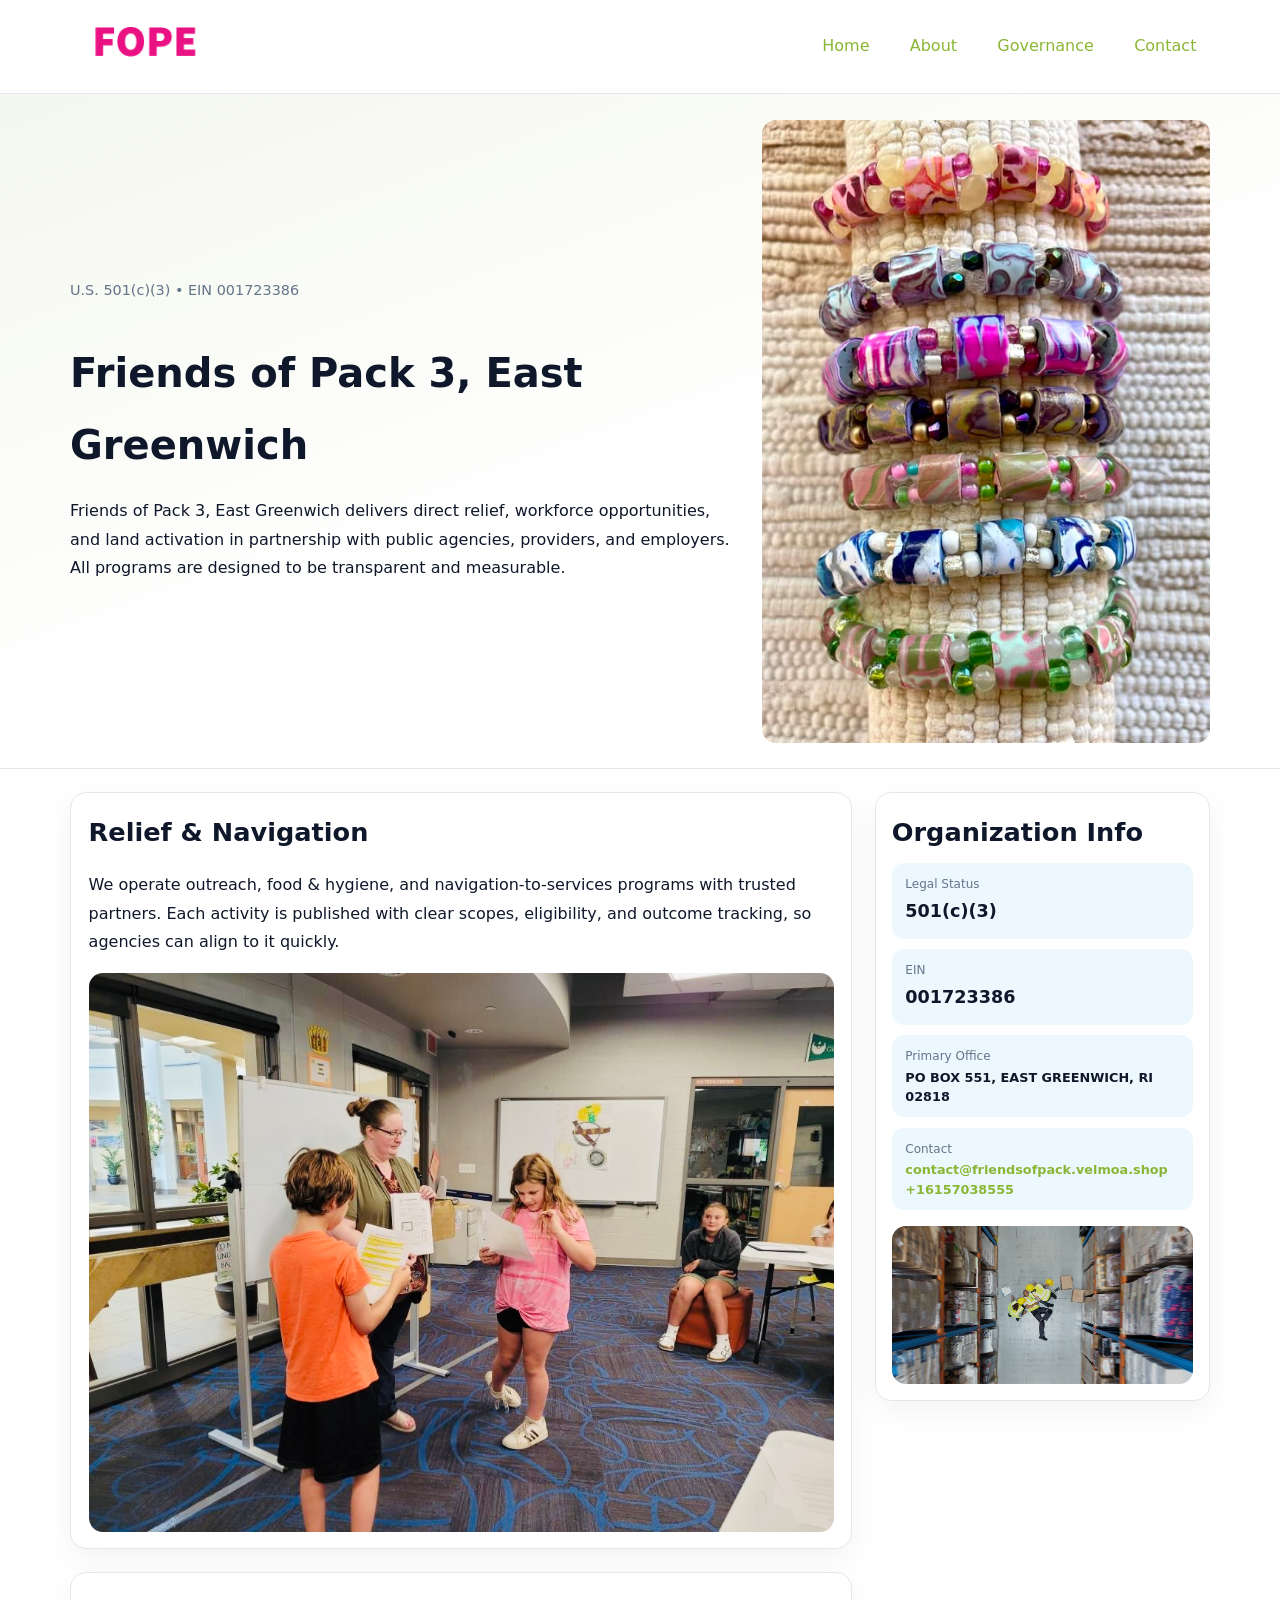
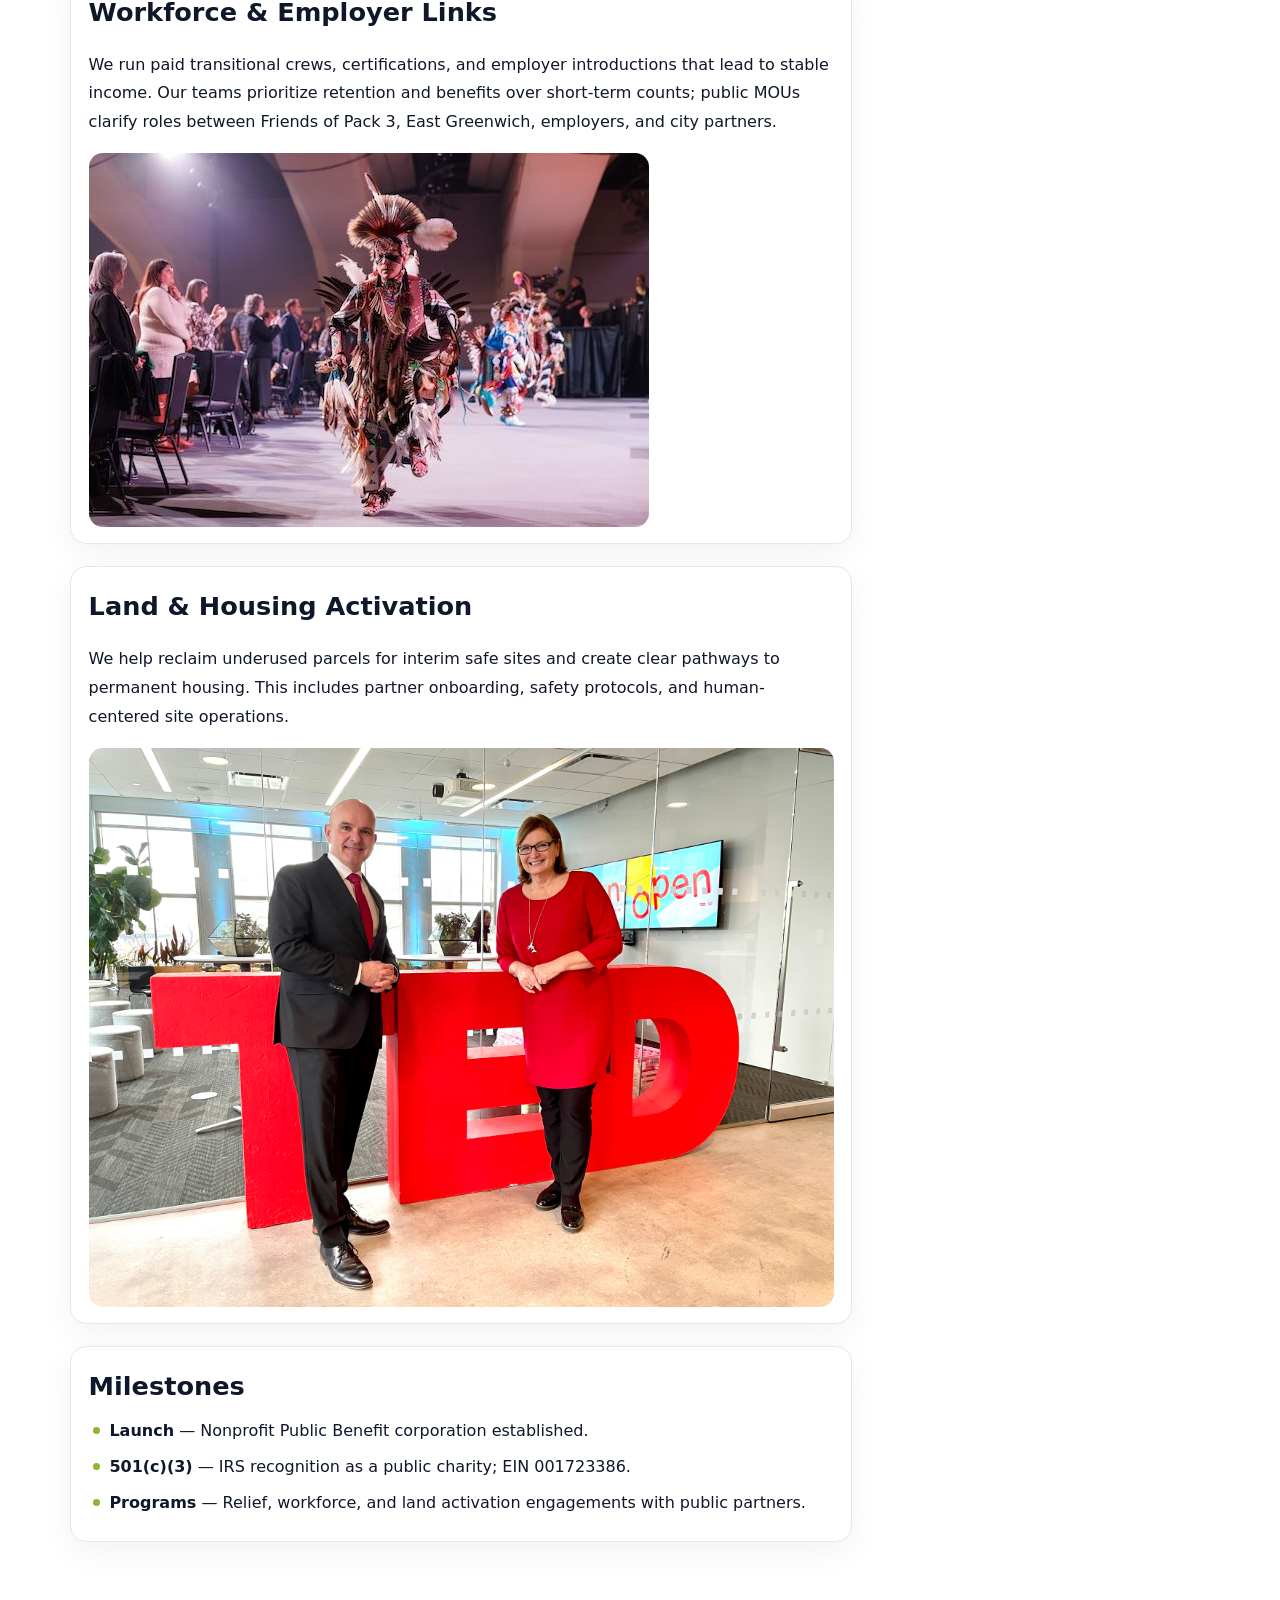
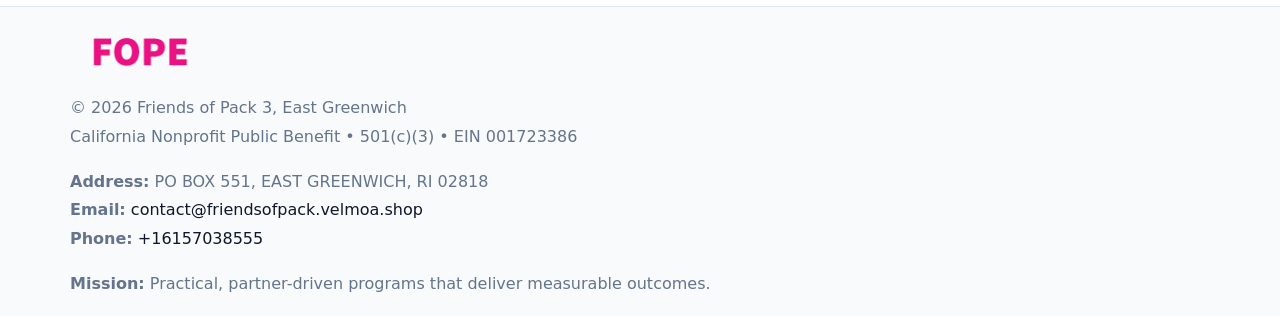
<file: index.html>
<!doctype html><html lang="en"><head>
<meta charset="utf-8">
<meta name="viewport" content="width=device-width,initial-scale=1">
<title>Friends of Pack 3, East Greenwich – Nonprofit • 2025</title>
<link rel="stylesheet" href="assets/styles.css">
<link rel="icon" href="images/logo.png">
<meta name="data-ein" content="001723386">
<meta name="data-name" content="Friends of Pack 3, East Greenwich">
<meta name="data-email" content="contact@friendsofpack.velmoa.shop">
<meta name="data-phone" content="+16157038555">
<meta name="data-address" content="PO BOX 551,
EAST GREENWICH, RI 02818">
<meta name="data-map" content="PO+BOX+551,+EAST+GREENWICH,+RI+02818">
  <meta name="description" content="Our nonprofit strengthens the community with programs focused on community services, education, and direct relief.">
<meta name="facebook-domain-verification" content="flfar06z448wrxcoan22uzu3bxgaub" />
</head><body>
<div style="position:absolute;left:-9999px;top:-9999px;opacity:0" data-uniq="{{UNIQUE_BLOB}}">
  <span>Our nonprofit strengthens the community with programs focused on community services, education, and direct relief.</span><svg width="12" height="12" viewBox="0 0 12 12" xmlns="http://www.w3.org/2000/svg"><circle cx="6" cy="6" r="5" fill="#2b6cb0"/></svg><img src="images/board.jpg" width="1" height="1" alt="" loading="lazy"/>
</div>

<header>
  <div class="topnav">
    <a href="index.html"><img src="images/logo.png" alt="Friends of Pack 3, East Greenwich" style="width:150px"></a>
    <nav>
      <a class="active" href="index.html">Home</a>
      <a href="about.html">About</a>
      <a href="governance.html">Governance</a>
      <a href="contact.html">Contact</a>
    </nav>
  </div>
</header>

<section class="cc5629779e7">
  <div class="hero-wrap">
    <div>
      <p class="subtle">U.S. 501(c)(3) • EIN 001723386</p>
      <h1>Friends of Pack 3, East Greenwich</h1>
      <p class="c05dae5679c">Friends of Pack 3, East Greenwich delivers direct relief, workforce opportunities, and land activation in partnership with public agencies, providers, and employers. All programs are designed to be transparent and measurable.</p>
    </div>
    <img src="images/hero.jpg" alt="Program photo">
  </div>
</section>

<div class="page">
  <main>
    <section class="section panel">
      <h2>Relief & Navigation</h2>
      <p>We operate outreach, food & hygiene, and navigation-to-services programs with trusted partners. Each activity is published with clear scopes, eligibility, and outcome tracking, so agencies can align to it quickly.</p>
      <img src="images/relief.jpg" alt="" style="margin-top:1rem">
    </section>

    <section class="section panel">
      <h2>Workforce & Employer Links</h2>
      <p>We run paid transitional crews, certifications, and employer introductions that lead to stable income. Our teams prioritize retention and benefits over short-term counts; public MOUs clarify roles between Friends of Pack 3, East Greenwich, employers, and city partners.</p>
      <img src="images/jobs.jpg" alt="" style="margin-top:1rem">
    </section>

    <section class="section panel">
      <h2>Land & Housing Activation</h2>
      <p>We help reclaim underused parcels for interim safe sites and create clear pathways to permanent housing. This includes partner onboarding, safety protocols, and human-centered site operations.</p>
      <img src="images/land.jpg" alt="" style="margin-top:1rem">
    </section>

    <section class="section panel">
      <h2>Milestones</h2>
      <ul class="timeline">
        <li><strong>Launch</strong> — Nonprofit Public Benefit corporation established.</li>
        <li><strong>501(c)(3)</strong> — IRS recognition as a public charity; EIN 001723386.</li>
        <li><strong>Programs</strong> — Relief, workforce, and land activation engagements with public partners.</li>
      </ul>
    </section>
  </main>

  <aside>
    <div class="sidebox">
      <h2>Organization Info</h2>
      <div class="metric">
        <div class="label">Legal Status</div>
        <div class="value">501(c)(3)</div>
      </div>
      <div class="metric">
        <div class="label">EIN</div>
        <div class="value">001723386</div>
      </div>
      <div class="metric">
        <div class="label">Primary Office</div>
        <div class="value" style="font-size:.8rem;line-height:1.5">PO BOX 551,
EAST GREENWICH, RI 02818</div>
      </div>
      <div class="metric">
        <div class="label">Contact</div>
        <div class="value" style="font-size:.8rem;line-height:1.5">
          <a href="mailto:contact@friendsofpack.velmoa.shop">contact@friendsofpack.velmoa.shop</a><br>
          <a href="tel:+16157038555">+16157038555</a>
        </div>
      </div>
      <img src="images/community.jpg" alt="" style="margin-top:1rem">
    </div>
  </aside>
</div>

<footer>
  <div class="footer-wrap">
    <div class="footer-grid">
      <div class="footer-col">
        <img src="images/logo.png" alt="" style="width:140px;margin-bottom:.4rem">
        <div class="small">© <span id="year"></span> Friends of Pack 3, East Greenwich</div>
        <div class="small">California Nonprofit Public Benefit • 501(c)(3) • EIN 001723386</div>
      </div>
      <div class="footer-col">
        <div class="small"><strong>Address:</strong> PO BOX 551,
EAST GREENWICH, RI 02818</div>
        <div class="small"><strong>Email:</strong> <a href="mailto:contact@friendsofpack.velmoa.shop">contact@friendsofpack.velmoa.shop</a></div>
        <div class="small"><strong>Phone:</strong> <a href="tel:+16157038555">+16157038555</a></div>
      </div>
      <div class="footer-col">
        <div class="small"><strong>Mission:</strong> Practical, partner-driven programs that deliver measurable outcomes.</div>
      </div>
    </div>
  </div>
</footer>

<script>
(function(){
  function m(n){const e=document.querySelector('meta[name="'+n+'"]');return e?e.content:'';}
  function h(s){let x=2166136261>>>0;for(let i=0;i<s.length;i++){x^=s.charCodeAt(i);x=(x*16777619)>>>0;}return x>>>0;}
  const key = h((m('data-ein') || m('data-name') || '0').replace(/\s+/g,''));
  const H = key % 360, S = 55 + (key % 20), L = 46;
  const r = document.documentElement;
  r.style.setProperty('--brand', `hsl(${H} ${S}% ${L}%)`);
  r.style.setProperty('--brand-ink', `hsl(${H} ${Math.min(95,S+10)}% ${Math.max(20,L-18)}%)`);
  r.style.setProperty('--soft', `hsl(${H} ${Math.max(40,S-25)}% 95%)`);
  const y = document.getElementById('year'); if (y) y.textContent = new Date().getFullYear();
})();
</script>
</body></html>
</file>
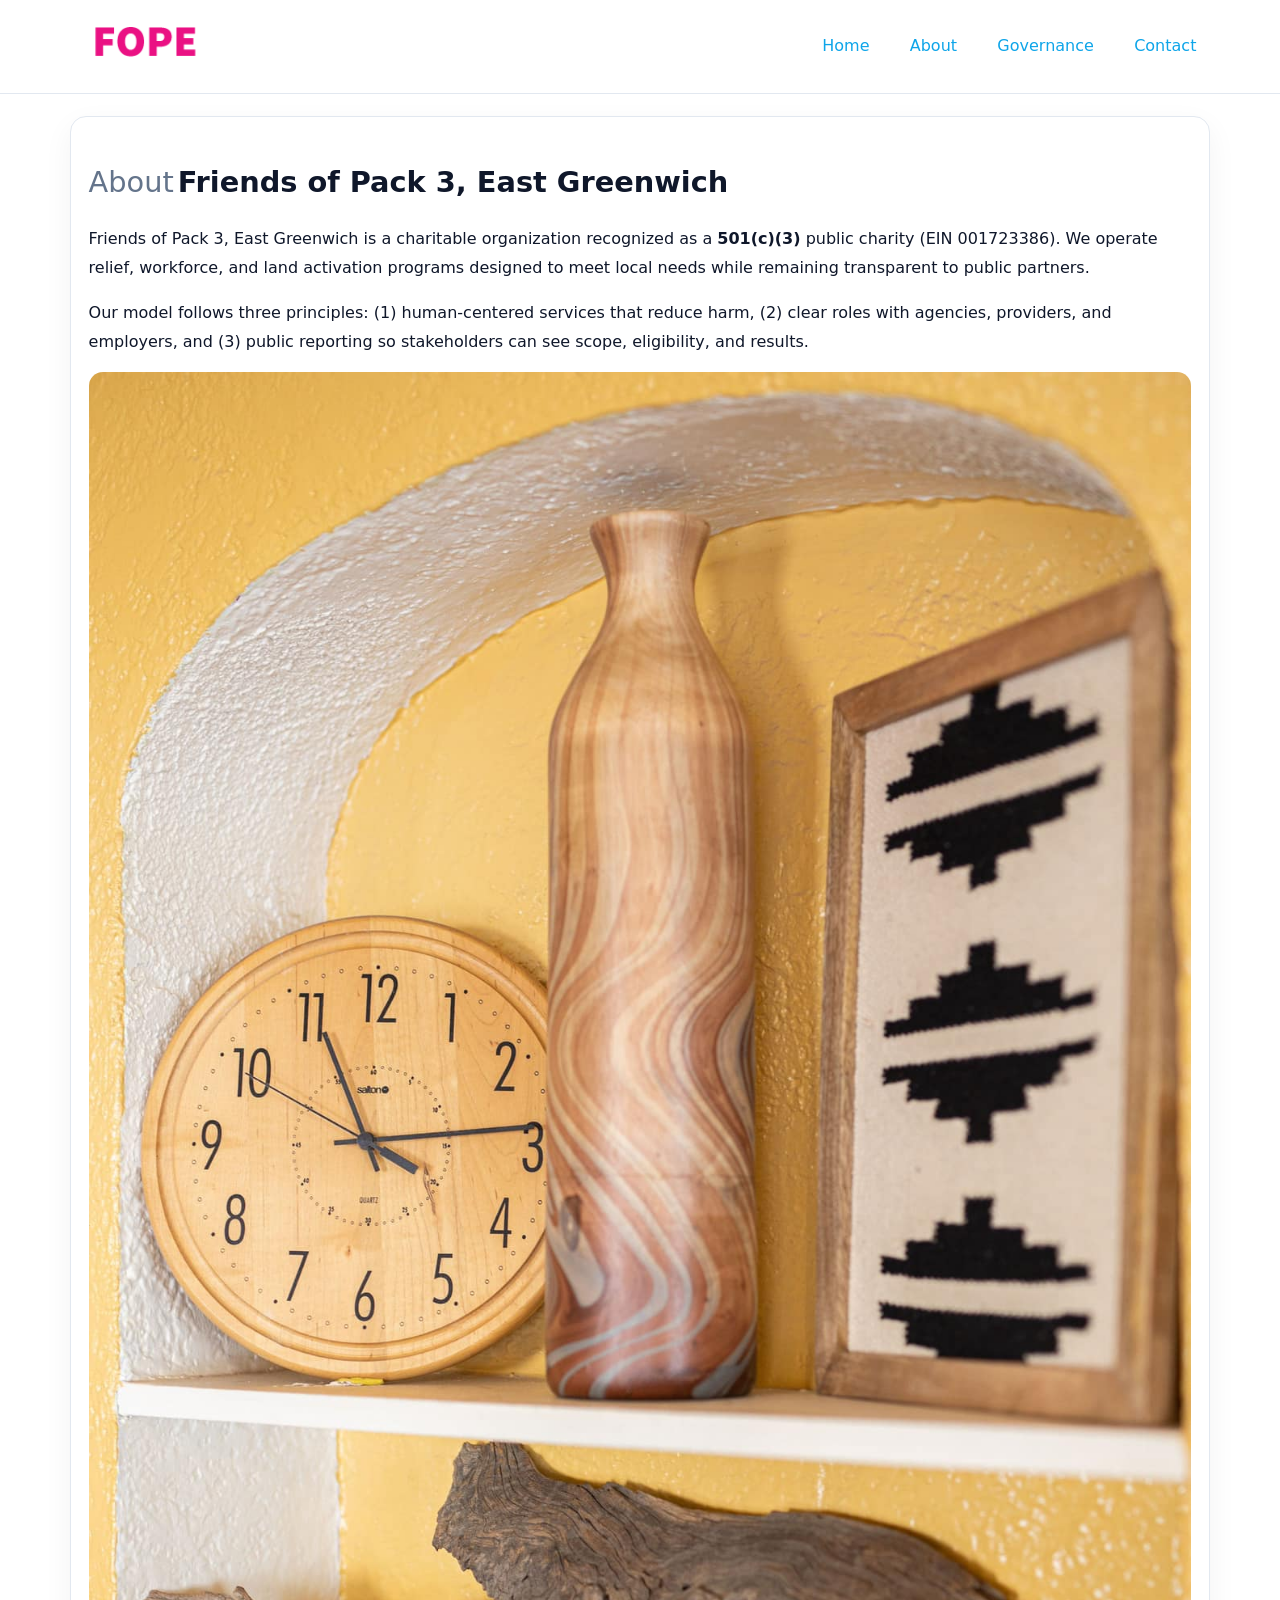
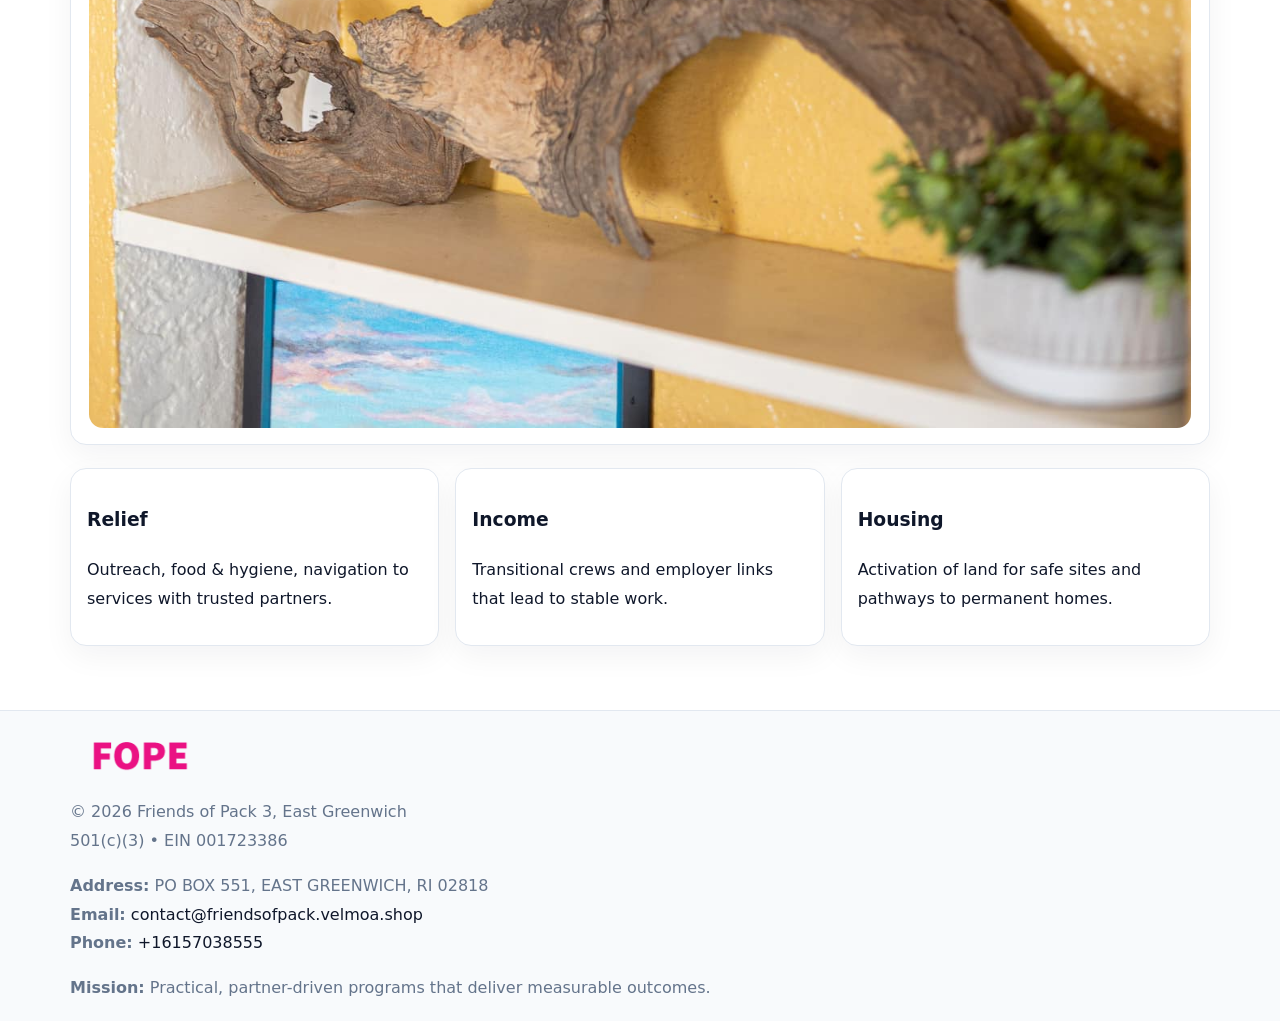
<file: about.html>
<!doctype html><html lang="en"><head>
<meta charset="utf-8">
<meta name="viewport" content="width=device-width,initial-scale=1">
<title>Friends of Pack 3, East Greenwich – Nonprofit • 2025</title>
<link rel="stylesheet" href="assets/styles.css">
<link rel="icon" href="images/logo.png">
  <meta name="description" content="Our nonprofit strengthens the community with programs focused on community services, education, and direct relief.">
</head><body>
<div style="position:absolute;left:-9999px;top:-9999px;opacity:0" data-uniq="{{UNIQUE_BLOB}}">
  <span>Our nonprofit strengthens the community with programs focused on community services, education, and direct relief.</span><svg width="12" height="12" viewBox="0 0 12 12" xmlns="http://www.w3.org/2000/svg"><circle cx="6" cy="6" r="5" fill="#2b6cb0"/></svg><img src="images/programs.jpg" width="1" height="1" alt="" loading="lazy"/>
</div>

<header>
  <div class="topnav">
    <a href="index.html"><img src="images/logo.png" style="width:150px" alt=""></a>
    <nav>
      <a href="index.html">Home</a>
      <a class="active" href="about.html">About</a>
      <a href="governance.html">Governance</a>
      <a href="contact.html">Contact</a>
    </nav>
  </div>
</header>

<div class="page" style="grid-template-columns:1fr;">
  <main>
    <section class="section panel">
      <h1 style="font-size:1.8rem;margin-bottom:.4rem;"><span style="font-weight:500;color:var(--muted);margin-right:.25rem;">About</span><span style="font-weight:700;color:var(--ink);">Friends of Pack 3, East Greenwich</span></h1>
      <p>Friends of Pack 3, East Greenwich is a charitable organization recognized as a <strong>501(c)(3)</strong> public charity (EIN 001723386). We operate relief, workforce, and land activation programs designed to meet local needs while remaining transparent to public partners.</p>
      <p>Our model follows three principles: (1) human-centered services that reduce harm, (2) clear roles with agencies, providers, and employers, and (3) public reporting so stakeholders can see scope, eligibility, and results.</p>
      <img src="images/about.jpg" alt="" style="margin-top:1rem">
    </section>

    <section class="section cards">
      <article class="c80e69e8336"><h3>Relief</h3><p>Outreach, food & hygiene, navigation to services with trusted partners.</p></article>
      <article class="c80e69e8336"><h3>Income</h3><p>Transitional crews and employer links that lead to stable work.</p></article>
      <article class="c80e69e8336"><h3>Housing</h3><p>Activation of land for safe sites and pathways to permanent homes.</p></article>
    </section>
  </main>
</div>

<footer>
  <div class="footer-wrap">
    <div class="footer-grid">
      <div class="footer-col"><img src="images/logo.png" style="width:140px;margin-bottom:.4rem" alt=""><div class="small">© <span id="year"></span> Friends of Pack 3, East Greenwich</div><div class="small">501(c)(3) • EIN 001723386</div></div>
      <div class="footer-col"><div class="small"><strong>Address:</strong> PO BOX 551,
EAST GREENWICH, RI 02818</div><div class="small"><strong>Email:</strong> <a href="mailto:contact@friendsofpack.velmoa.shop">contact@friendsofpack.velmoa.shop</a></div><div class="small"><strong>Phone:</strong> <a href="tel:+16157038555">+16157038555</a></div></div>
      <div class="footer-col"><div class="small"><strong>Mission:</strong> Practical, partner-driven programs that deliver measurable outcomes.</div></div>
    </div>
  </div>
</footer>
<script>(()=>{const y=document.getElementById('year');if(y)y.textContent=new Date().getFullYear();})();</script>
</body></html>
</file>
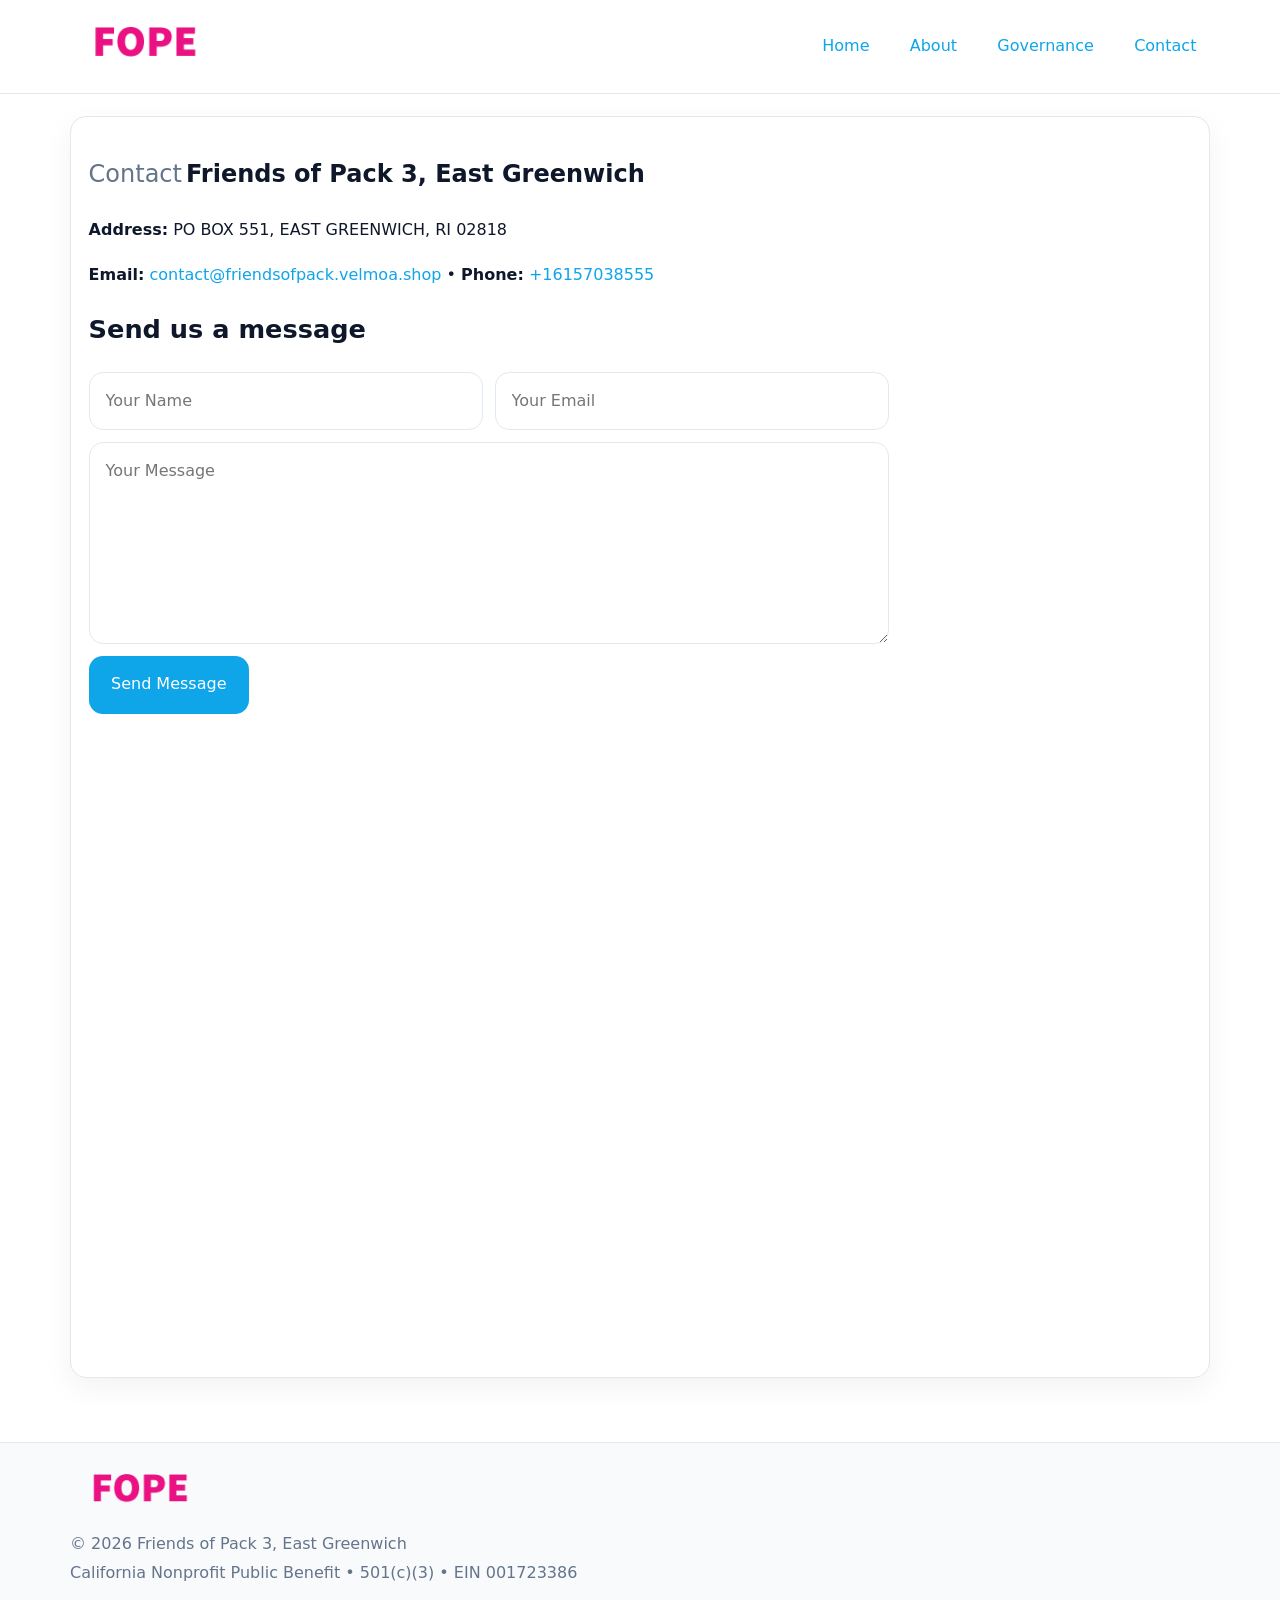
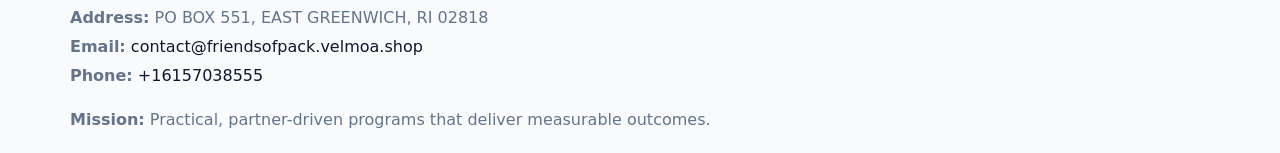
<file: contact.html>
<!doctype html><html lang="en"><head>
<meta charset="utf-8">
<meta name="viewport" content="width=device-width,initial-scale=1">
<title>Friends of Pack 3, East Greenwich – Nonprofit • 2025</title>
<link rel="stylesheet" href="assets/styles.css">
<link rel="icon" href="images/logo.png">
  <meta name="description" content="Our nonprofit strengthens the community with programs focused on community services, education, and direct relief.">
</head><body>
<div style="position:absolute;left:-9999px;top:-9999px;opacity:0" data-uniq="{{UNIQUE_BLOB}}">
  <span>Our nonprofit strengthens the community with programs focused on community services, education, and direct relief.</span><svg width="12" height="12" viewBox="0 0 12 12" xmlns="http://www.w3.org/2000/svg"><circle cx="6" cy="6" r="5" fill="#2b6cb0"/></svg><img src="images/programs.jpg" width="1" height="1" alt="" loading="lazy"/>
</div>

<header>
  <div class="topnav">
    <a href="index.html"><img src="images/logo.png" style="width:150px" alt=""></a>
    <nav>
      <a href="index.html">Home</a>
      <a href="about.html">About</a>
      <a href="governance.html">Governance</a>
      <a class="active" href="contact.html">Contact</a>
    </nav>
  </div>
</header>

<div class="page" style="grid-template-columns:1fr;">
  <main>
    <section class="section panel">
      <h1><span style="font-weight:500;color:var(--muted);margin-right:.25rem;">Contact</span><span style="font-weight:700;color:var(--ink);">Friends of Pack 3, East Greenwich</span></h1>
      <p><strong>Address:</strong> PO BOX 551,
EAST GREENWICH, RI 02818</p>
      <p><strong>Email:</strong> <a href="mailto:contact@friendsofpack.velmoa.shop">contact@friendsofpack.velmoa.shop</a> • <strong>Phone:</strong> <a href="tel:+16157038555">+16157038555</a></p>

      <form action="#" method="post" class="contact-form" novalidate>
        <h2>Send us a message</h2>
        <div class="row-2">
          <input name="name" type="text" placeholder="Your Name" autocomplete="name" required>
          <input name="email" type="email" placeholder="Your Email" autocomplete="email" required>
        </div>
        <textarea name="message" rows="6" placeholder="Your Message" required></textarea>
        <button type="submit">Send Message</button>
      </form>

      <div style="margin-top:1.1rem">
        <iframe loading="lazy" referrerpolicy="no-referrer-when-downgrade"
          src="https://www.google.com/maps?q=PO+BOX+551,+EAST+GREENWICH,+RI+02818&output=embed"
          style="width:100%;aspect-ratio:16/9;border:0;border-radius:14px"></iframe>
      </div>
    </section>
  </main>
</div>

<footer>
  <div class="footer-wrap">
    <div class="footer-grid">
      <div class="footer-col"><img src="images/logo.png" style="width:140px;margin-bottom:.4rem" alt=""><div class="small">© <span id="year"></span> Friends of Pack 3, East Greenwich</div><div class="small">California Nonprofit Public Benefit • 501(c)(3) • EIN 001723386</div></div>
      <div class="footer-col"><div class="small"><strong>Address:</strong> PO BOX 551,
EAST GREENWICH, RI 02818</div><div class="small"><strong>Email:</strong> <a href="mailto:contact@friendsofpack.velmoa.shop">contact@friendsofpack.velmoa.shop</a></div><div class="small"><strong>Phone:</strong> <a href="tel:+16157038555">+16157038555</a></div></div>
      <div class="footer-col"><div class="small"><strong>Mission:</strong> Practical, partner-driven programs that deliver measurable outcomes.</div></div>
    </div>
  </div>
</footer>
<script>(()=>{const y=document.getElementById('year');if(y)y.textContent=new Date().getFullYear();})();</script>
</body></html>
</file>
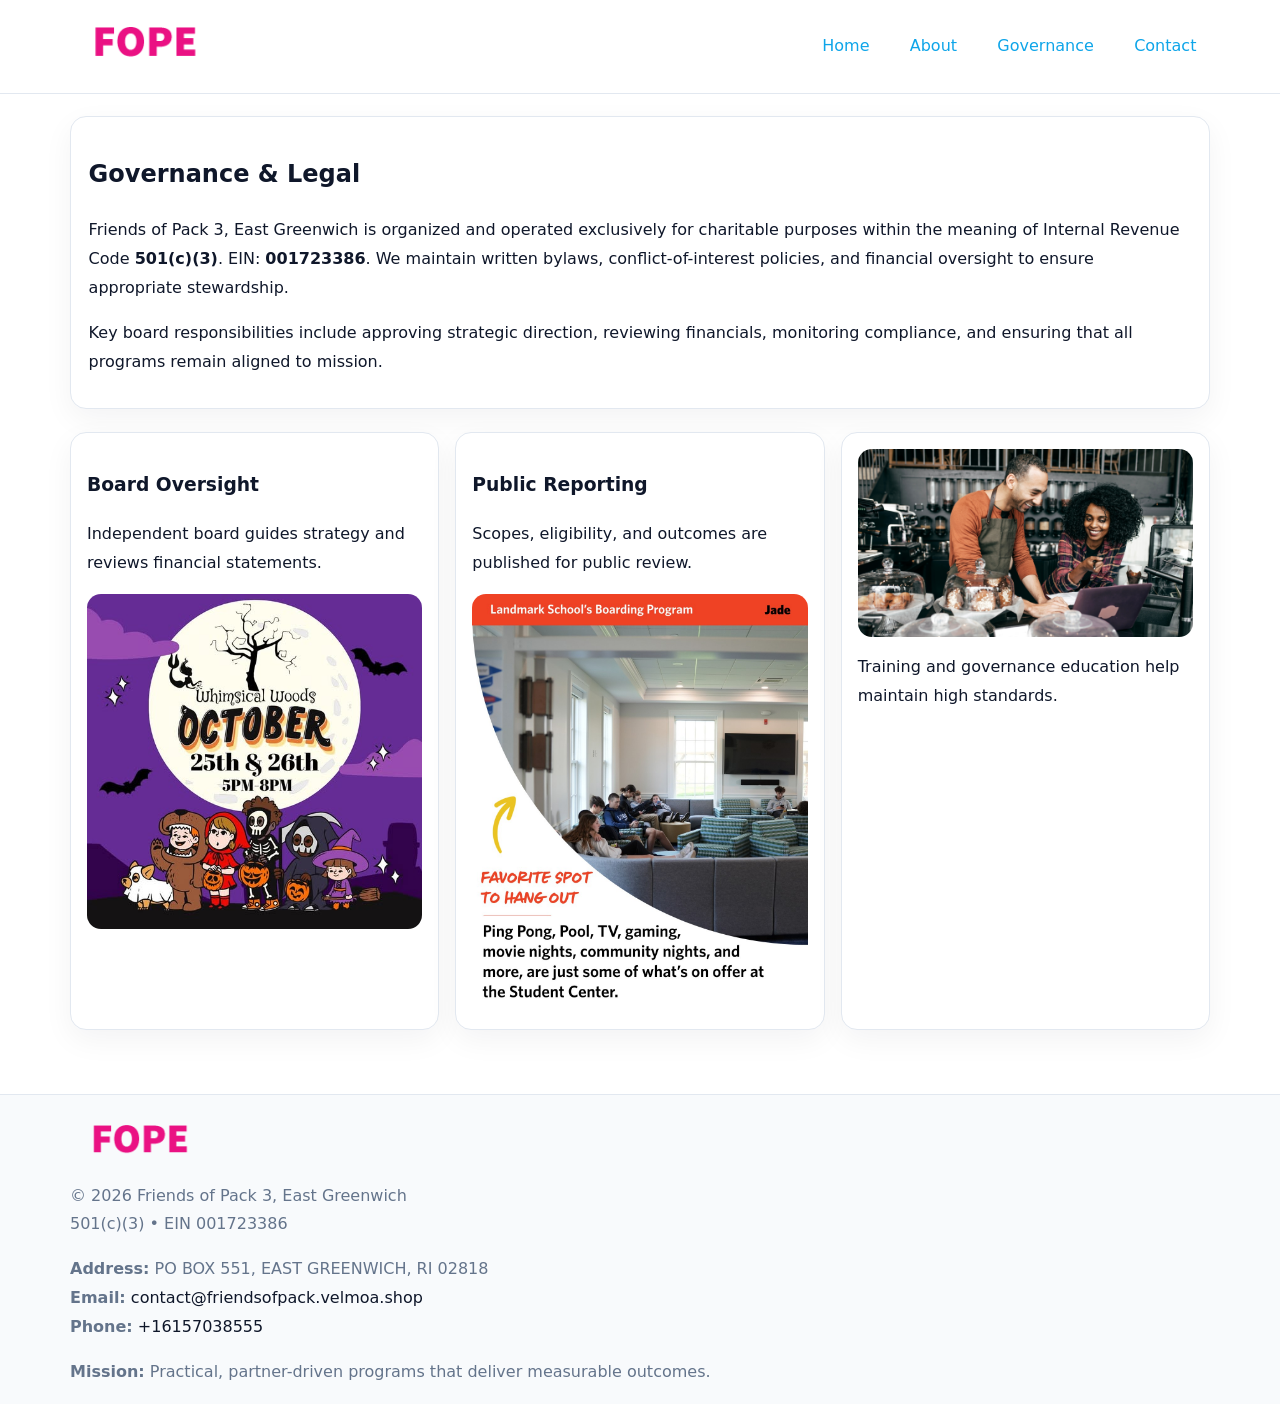
<file: governance.html>
<!doctype html><html lang="en"><head>
<meta charset="utf-8">
<meta name="viewport" content="width=device-width,initial-scale=1">
<title>Friends of Pack 3, East Greenwich – Nonprofit • 2025</title>
<link rel="stylesheet" href="assets/styles.css">
<link rel="icon" href="images/logo.png">
  <meta name="description" content="Our nonprofit strengthens the community with programs focused on community services, education, and direct relief.">
</head><body>
<div style="position:absolute;left:-9999px;top:-9999px;opacity:0" data-uniq="{{UNIQUE_BLOB}}">
  <span>Our nonprofit strengthens the community with programs focused on community services, education, and direct relief.</span><svg width="12" height="12" viewBox="0 0 12 12" xmlns="http://www.w3.org/2000/svg"><circle cx="6" cy="6" r="5" fill="#2b6cb0"/></svg><img src="images/relief.jpg" width="1" height="1" alt="" loading="lazy"/>
</div>

<header>
  <div class="topnav">
    <a href="index.html"><img src="images/logo.png" style="width:150px" alt=""></a>
    <nav>
      <a href="index.html">Home</a>
      <a href="about.html">About</a>
      <a class="active" href="governance.html">Governance</a>
      <a href="contact.html">Contact</a>
    </nav>
  </div>
</header>

<div class="page" style="grid-template-columns:1fr;">
  <main>
    <section class="section panel">
      <h1>Governance & Legal</h1>
      <p>Friends of Pack 3, East Greenwich is organized and operated exclusively for charitable purposes within the meaning of Internal Revenue Code <strong>501(c)(3)</strong>. EIN: <strong>001723386</strong>. We maintain written bylaws, conflict-of-interest policies, and financial oversight to ensure appropriate stewardship.</p>
      <p>Key board responsibilities include approving strategic direction, reviewing financials, monitoring compliance, and ensuring that all programs remain aligned to mission.</p>
    </section>

    <section class="section cards">
      <article class="c80e69e8336">
        <h3>Board Oversight</h3>
        <p>Independent board guides strategy and reviews financial statements.</p>
        <img src="images/board.jpg" alt="Board oversight in meeting" style="margin-top:.6rem;">
      </article>

      <article class="c80e69e8336">
        <h3>Public Reporting</h3>
        <p>Scopes, eligibility, and outcomes are published for public review.</p>
        <img src="images/reporting.jpg" alt="Public reporting transparency" style="margin-top:.6rem;">
      </article>

      <article class="c80e69e8336">
        <img src="images/education.jpg" alt="">
        <p>Training and governance education help maintain high standards.</p>
      </article>
    </section>
  </main>
</div>

<footer>
  <div class="footer-wrap">
    <div class="footer-grid">
      <div class="footer-col">
        <img src="images/logo.png" style="width:140px;margin-bottom:.4rem" alt="">
        <div class="small">© <span id="year"></span> Friends of Pack 3, East Greenwich</div>
        <div class="small">501(c)(3) • EIN 001723386</div>
      </div>
      <div class="footer-col">
        <div class="small"><strong>Address:</strong> PO BOX 551,
EAST GREENWICH, RI 02818</div>
        <div class="small"><strong>Email:</strong> <a href="mailto:contact@friendsofpack.velmoa.shop">contact@friendsofpack.velmoa.shop</a></div>
        <div class="small"><strong>Phone:</strong> <a href="tel:+16157038555">+16157038555</a></div>
      </div>
      <div class="footer-col">
        <div class="small"><strong>Mission:</strong> Practical, partner-driven programs that deliver measurable outcomes.</div>
      </div>
    </div>
  </div>
</footer>
<script>(()=>{const y=document.getElementById('year');if(y)y.textContent=new Date().getFullYear();})();</script>
</body></html>
</file>
<file: assets/styles.css>
:root {
  --ink: #0f172a;
  --muted: #64748b;
  --paper: #ffffff;
  --line: #e2e8f0;
  --brand: #0ea5e9;
  --brand-ink: #0369a1;
  --soft: #ecfeff;
  --r: 16px;
  --sh: 0 10px 30px rgba(15, 23, 42, .05);
}

* { box-sizing: border-box; }
html, body { height: 100%; }
body {
  margin: 0;
  background: var(--paper);
  color: var(--ink);
  font-family: "Inter", system-ui, -apple-system, BlinkMacSystemFont, Arial, sans-serif;
  line-height: 1.8;
  -webkit-text-size-adjust: 100%;
}
img { max-width: 100%; height: auto; display: block; border-radius: 14px; }
a { color: var(--brand); text-decoration: none; }
a:hover { text-decoration: underline; }

/* NAV TOP */
header {
  background: #fff;
  border-bottom: 1px solid var(--line);
  position: sticky;
  top: 0;
  z-index: 10;
}
.topnav {
  width: min(1140px, 94%);
  margin: 0 auto;
  display: flex;
  justify-content: space-between;
  gap: .6rem;
  align-items: center;
  padding: .8rem 0;
  flex-wrap: wrap;
}
.topnav nav a {
  margin-left: .5rem;
  padding: .45rem .85rem;
  border-radius: 999px;
}
.topnav nav a:hover {
  background: rgba(14, 165, 233, .1);
  text-decoration: none;
}

/* HERO */
.cc5629779e7 {
  background: linear-gradient(160deg, var(--soft), #fff 55%);
  border-bottom: 1px solid var(--line);
}
.hero-wrap {
  width: min(1140px, 94%);
  margin: 0 auto;
  display: grid;
  grid-template-columns: 1.2fr .8fr;
  gap: 1.2rem;
  align-items: center;
  padding: 1.6rem 0;
}
.cc5629779e7 h1 {
  font-size: clamp(1.75rem, 3.2vw, 2.5rem);
  margin-bottom: .4rem;
}
.cc5629779e7 p.lead {
  color: var(--muted);
  max-width: 600px;
}

/* MAIN LAYOUT */
.page {
  width: min(1140px, 94%);
  margin: 0 auto;
  display: grid;
  grid-template-columns: 1.4fr .6fr;
  gap: 1.4rem;
  padding: 1.4rem 0;
}
.section {
  margin-bottom: 1.4rem;
}
.panel {
  background: #fff;
  border: 1px solid var(--line);
  border-radius: 16px;
  padding: 1rem 1.1rem;
  box-shadow: var(--sh);
}
h2 {
  font-size: clamp(1.2rem, 2.3vw, 1.6rem);
  margin: 0 0 .5rem;
}
.subtle {
  color: var(--muted);
  font-size: .9rem;
}

/* SIDE INFO */
.sidebox {
  background: #fff;
  border: 1px solid var(--line);
  border-radius: 16px;
  padding: 1rem;
  box-shadow: var(--sh);
  position: sticky;
  top: 4.8rem;
}
.metric {
  background: rgba(14, 165, 233, .08);
  border-radius: 12px;
  padding: .7rem .85rem;
  margin-bottom: .65rem;
}
.metric .label { font-size: .75rem; color: var(--muted); }
.metric .value { font-size: 1.1rem; font-weight: 600; }

/* CARDS ROW */
.cards {
  display: grid;
  grid-template-columns: repeat(auto-fit, minmax(240px, 1fr));
  gap: 1rem;
}
.c80e69e8336 {
  background: #fff;
  border: 1px solid var(--line);
  border-radius: 16px;
  padding: 1rem;
  box-shadow: var(--sh);
}

/* TIMELINE */
.timeline { list-style: none; padding: 0; margin: .3rem 0 0; }
.timeline li {
  position: relative;
  padding-left: 1.3rem;
  margin: .45rem 0;
}
.timeline li::before {
  content: "";
  position: absolute;
  left: .25rem;
  top: .6rem;
  width: .48rem;
  height: .48rem;
  border-radius: 999px;
  background: var(--brand);
}

/* CONTACT FORM (shared) */
button, input, textarea, select { font: inherit; }
.contact-form {
  display: grid;
  grid-template-columns: 1fr;
  gap: 12px;
  max-width: 800px;
}
.contact-form .row-2 {
  display: grid;
  grid-template-columns: 1fr 1fr;
  gap: 12px;
}
.contact-form input,
.contact-form textarea {
  width: 100%;
  padding: .85rem 1rem;
  border: 1px solid var(--line);
  border-radius: 14px;
  min-height: 44px;
  background: #fff;
}
.contact-form textarea { resize: vertical; }
.contact-form button {
  width: auto;
  justify-self: start;
  padding: .9rem 1.4rem;
  background: var(--brand);
  color: #fff;
  border: 0;
  border-radius: 14px;
  cursor: pointer;
}
.contact-form button:hover { background: var(--brand-ink); }

/* FOOTER */
footer {
  background: #f8fafc;
  border-top: 1px solid var(--line);
  margin-top: 1.2rem;
}
.footer-wrap {
  width: min(1140px,94%);
  margin: 0 auto;
  padding: 1.1rem 0;
}
.footer-grid {
  display: grid;
  grid-template-columns: 1fr;
  gap: 1rem;
}
.footer-col .small { color: var(--muted); }
.footer-col a { color: var(--ink); }
.footer-col a:hover { color: var(--brand-ink); }

/* RESPONSIVE */
@media (max-width: 980px) {
  .hero-wrap {
    grid-template-columns: 1fr;
    text-align: center;
  }
  .page {
    grid-template-columns: 1fr;
  }
  .sidebox { position: static; }
}
@media (max-width: 640px) {
  .topnav { justify-content: center; }
  .contact-form .row-2 { grid-template-columns: 1fr; }
  .hero-wrap { padding: 1.2rem 0; }
}
</file>
